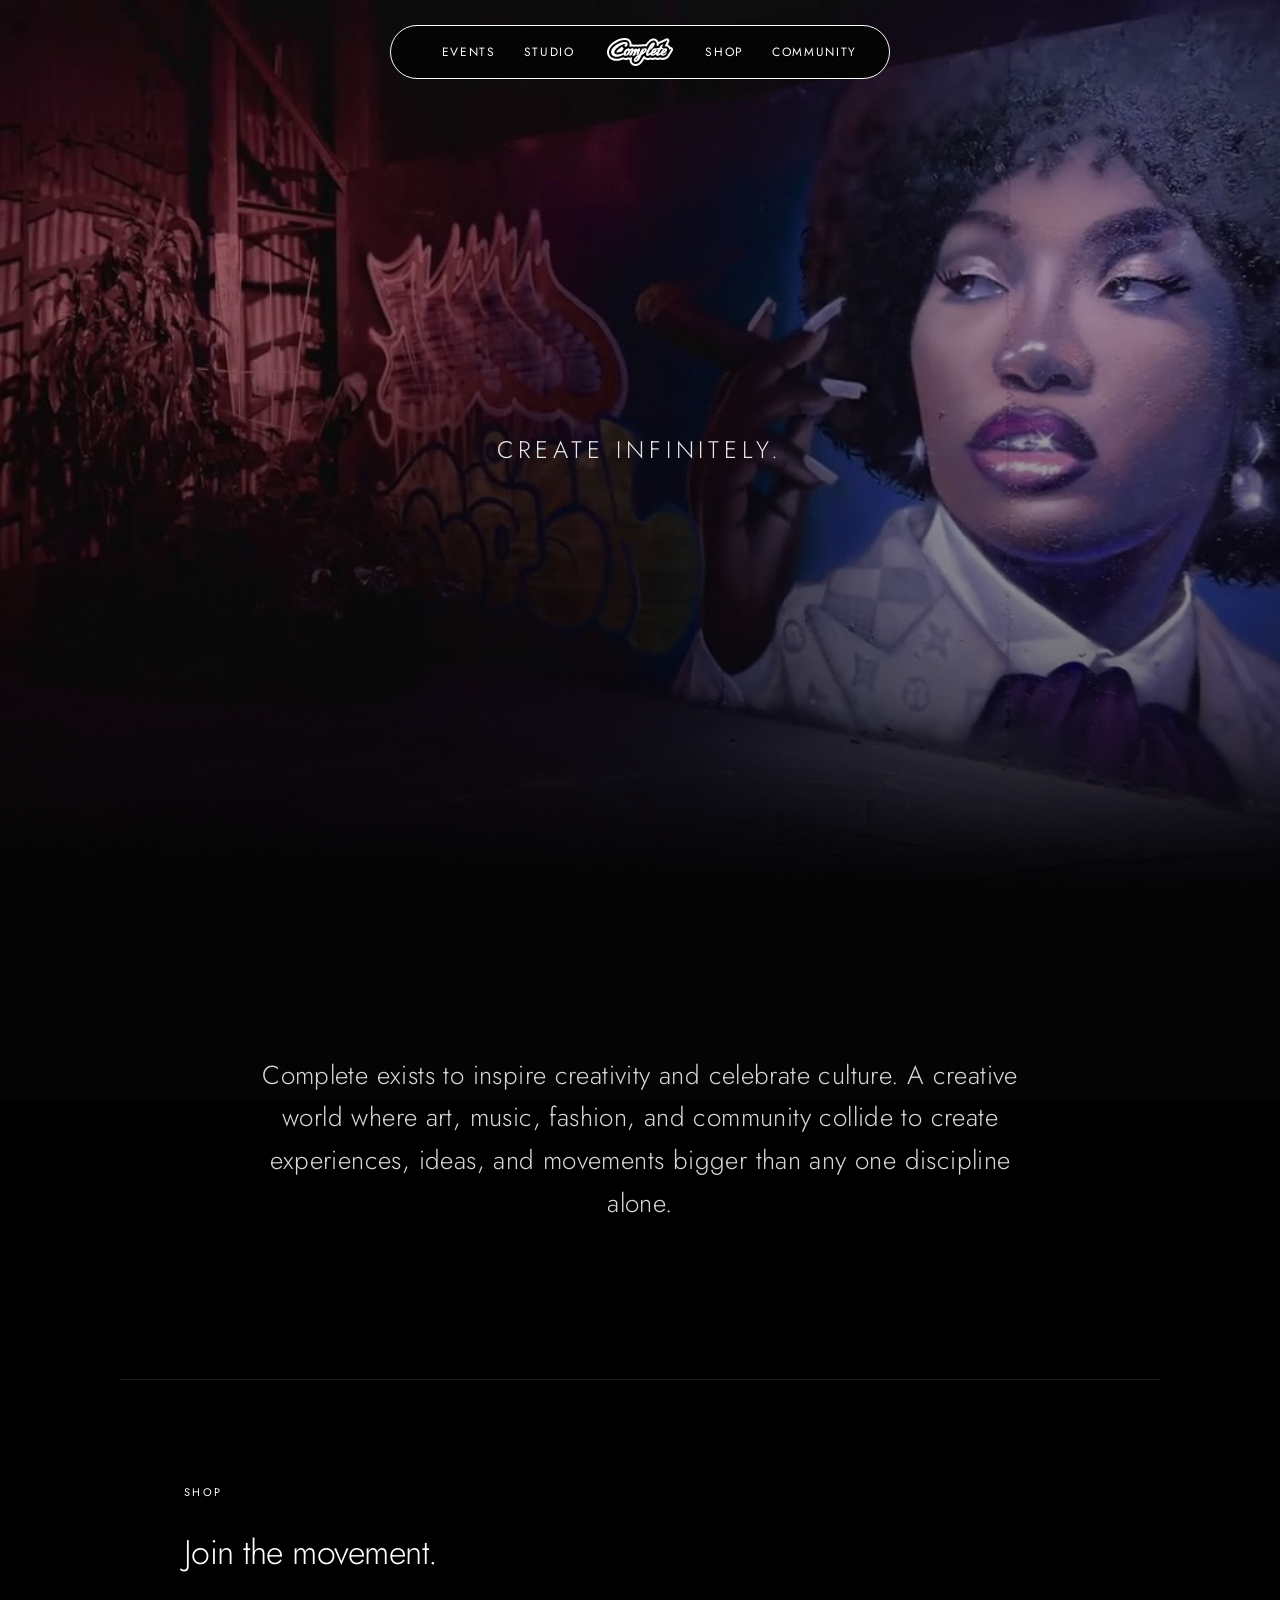
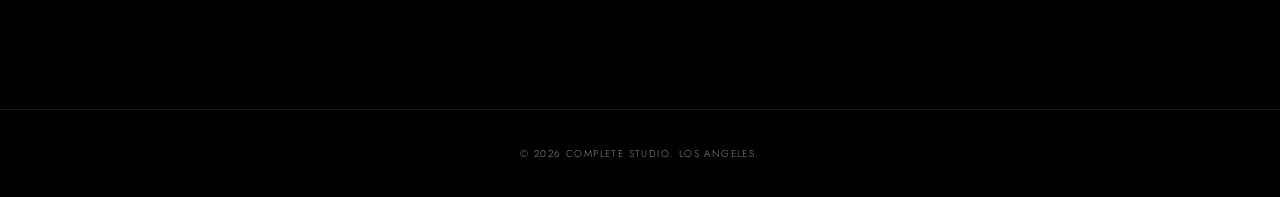
<file: index.html>
<!DOCTYPE html>
<html lang="en">
<head>
  <meta charset="UTF-8" />
  <meta name="viewport" content="width=device-width, initial-scale=1.0" />
  <title>Complete Studio</title>
  <link rel="preconnect" href="https://fonts.googleapis.com" />
  <link rel="preconnect" href="https://fonts.gstatic.com" crossorigin />
  <link href="https://fonts.googleapis.com/css2?family=Jost:wght@300;400;500;600&display=swap" rel="stylesheet" />
  <link rel="stylesheet" href="styles.css?v=direct-nav2" />
  
  <link rel="stylesheet" href="refinements.css?v=undo1" />
</head>
<body>

  <!-- NAV -->
  <nav id="nav-pill" aria-label="Main navigation">
    <div class="nav-links nav-left" id="nav-left">
      <a href="events.html">Events</a>
      <a href="studio.html">Studio</a>
    </div>
    <a href="index.html" class="nav-logo" id="nav-logo">
      <img src="logos/Complete_logo.svg" alt="Complete" />
    </a>
    <div class="nav-links nav-right" id="nav-right">
      <a href="shop.html">Shop</a>
      <a href="community.html">Community</a>
    </div>
  </nav>

  <!-- HERO -->
  <section id="hero">
    <video id="hero-video" muted loop playsinline preload="none" poster="optimized/hero.jpg" aria-hidden="true" tabindex="-1"></video>
    <div class="hero-overlay"></div>
    <div class="hero-content">
      <p>Create infinitely.</p>
    </div>
  </section>

  <!-- ABOUT -->
  <section id="about">
    <div class="section-inner">
      <p class="mission" id="mission-text">Complete exists to inspire creativity and celebrate culture. A creative world where art, music, fashion, and community collide to create experiences, ideas, and movements bigger than any one discipline alone.</p>
    </div>
  </section>

  <!-- SHOP -->
  <section id="shop-home">
    <div class="section-inner">
      <span class="section-label reveal-up">Shop</span>
      <p class="reveal-up shop-tagline">Join the movement.</p>
      <div id='collection-component-1778745821900'></div>
    </div>
  </section>

  <!-- FOOTER -->
  <footer>
    <span>© 2026 Complete Studio. Los Angeles.</span>
  </footer>

  <script type="text/javascript">
  (function () {
    function initShop() {
    var scriptURL = 'https://sdks.shopifycdn.com/buy-button/latest/buy-button-storefront.min.js';
    if (window.ShopifyBuy) {
      if (window.ShopifyBuy.UI) { ShopifyBuyInit(); } else { loadScript(); }
    } else { loadScript(); }
    function loadScript() {
      var script = document.createElement('script');
      script.async = true;
      script.src = scriptURL;
      (document.getElementsByTagName('head')[0] || document.getElementsByTagName('body')[0]).appendChild(script);
      script.onload = ShopifyBuyInit;
    }
    function ShopifyBuyInit() {
      var client = ShopifyBuy.buildClient({
        domain: 'd3h61q-sk.myshopify.com',
        storefrontAccessToken: '262ad1cd88ad529927bb42ee97c0ec39',
      });
      ShopifyBuy.UI.onReady(client).then(function (ui) {
        ui.createComponent('collection', {
          id: '297266249801',
          node: document.getElementById('collection-component-1778745821900'),
          moneyFormat: '%24%7B%7Bamount%7D%7D',
          options: {
            "product": {
              "styles": {
                "product": {
                  "@media (min-width: 601px)": {
                    "max-width": "calc(33.33% - 24px)",
                    "margin-left": "24px",
                    "margin-bottom": "48px",
                    "width": "calc(33.33% - 24px)"
                  },
                  "img": { "height": "calc(100% - 15px)", "position": "absolute", "left": "0", "right": "0", "top": "0", "border-radius": "16px" },
                  "imgWrapper": { "padding-top": "calc(100% + 15px)", "position": "relative", "height": "0", "border-radius": "16px", "overflow": "hidden" }
                },
                "title": { "color": "#ffffff", "font-family": "Jost, sans-serif", "font-weight": "300" },
                "price": { "color": "#ffffff", "font-family": "Jost, sans-serif", "font-weight": "300", "opacity": "0.6" },
                "button": { "color": "#000000", "background-color": "#ffffff", "border-radius": "999px", "font-family": "Jost, sans-serif", "padding-left": "40px", "padding-right": "40px", ":hover": { "color": "#ffffff", "background-color": "#333333" }, ":focus": { "background-color": "#333333" } }
              },
              "text": { "button": "Add to cart" }
            },
            "productSet": { "styles": { "products": { "@media (min-width: 601px)": { "margin-left": "-24px" } } } },
            "modalProduct": {
              "contents": { "img": false, "imgWithCarousel": true, "button": false, "buttonWithQuantity": true },
              "styles": {
                "product": { "@media (min-width: 601px)": { "max-width": "100%", "margin-left": "0px", "margin-bottom": "0px" } },
                "button": { "color": "#000000", "background-color": "#ffffff", "border-radius": "999px", "font-family": "Jost, sans-serif", ":hover": { "color": "#ffffff", "background-color": "#333333" }, ":focus": { "background-color": "#333333" } }
              },
              "text": { "button": "Add to cart" }
            },
            "cart": {
              "styles": { "button": { "color": "#000000", "background-color": "#ffffff", "border-radius": "999px", "font-family": "Jost, sans-serif", ":hover": { "color": "#ffffff", "background-color": "#333333" }, ":focus": { "background-color": "#333333" } } },
              "text": { "total": "Subtotal", "button": "Checkout" }
            },
            "toggle": {
              "styles": {
                "toggle": { "background-color": "#ffffff", ":hover": { "background-color": "#cccccc" }, ":focus": { "background-color": "#cccccc" } },
                "count": { "color": "#000000", ":hover": { "color": "#000000" } },
                "iconPath": { "fill": "#000000" }
              }
            }
          }
        });
      });
    }
    }
    const shop = document.getElementById('shop-home');
    if ('IntersectionObserver' in window) {
      const observer = new IntersectionObserver(entries => {
        if (entries.some(entry => entry.isIntersecting)) { observer.disconnect(); initShop(); }
      }, { rootMargin: '400px' });
      observer.observe(shop);
    } else { initShop(); }
  })();
  </script>
  <script src="script.js?v=undo1"></script>
</body>
</html>
</file>
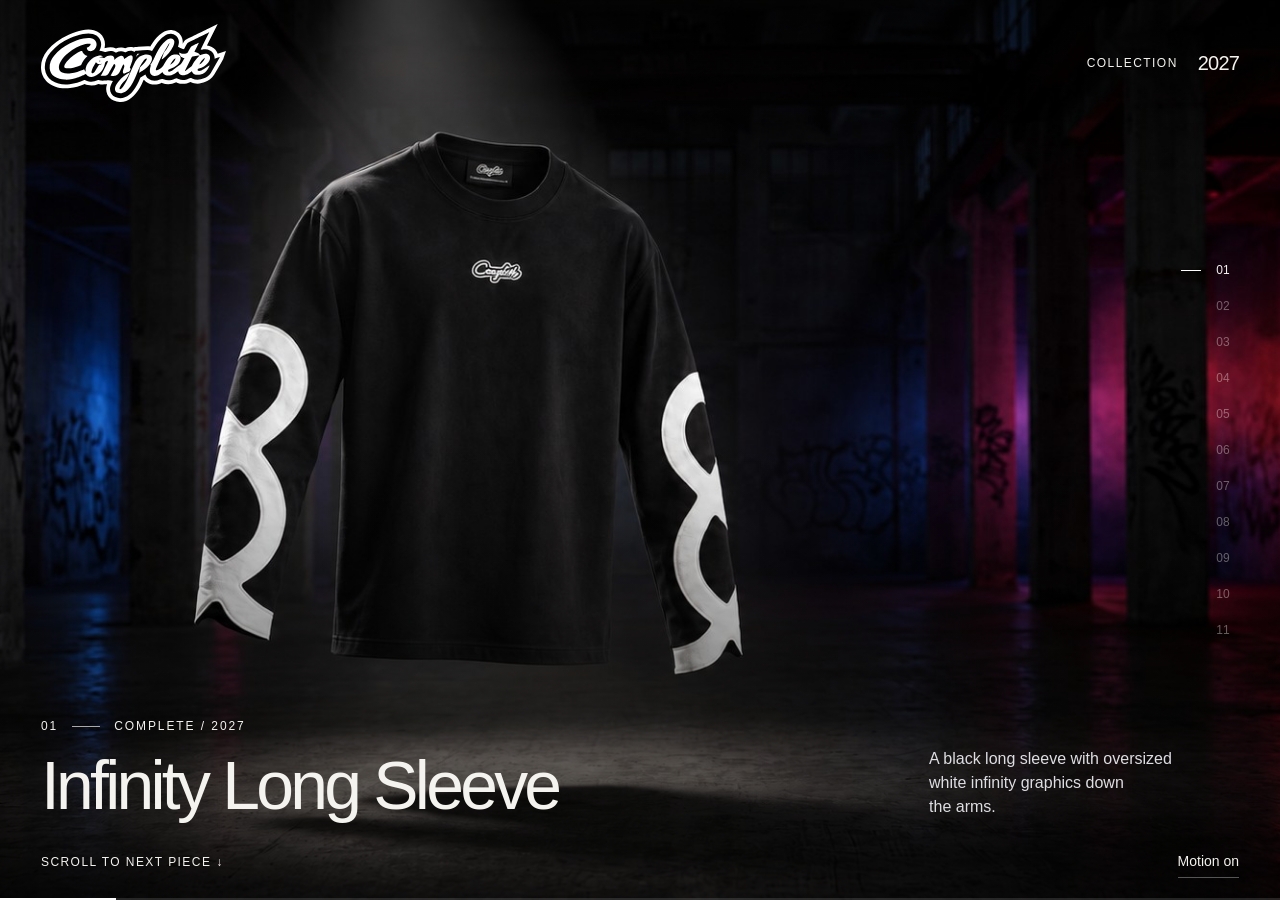
<file: lookbook/index.html>
<!doctype html>
<html lang="en">
<head>
<meta charset="utf-8"><meta name="viewport" content="width=device-width,initial-scale=1">
<meta name="robots" content="noindex, nofollow">
<meta name="theme-color" content="#090a0d">
<title>Complete — 2027 Lookbook</title>
<meta name="description" content="Enter the warehouse. Explore the Complete 2027 collection, one piece at a time.">
<link rel="icon" type="image/svg+xml" href="data:image/svg+xml,%3Csvg xmlns='http://www.w3.org/2000/svg' viewBox='0 0 32 32'%3E%3Crect width='32' height='32' rx='6' fill='%23090a0d'/%3E%3Ctext x='7' y='25' fill='white' font-family='Georgia' font-weight='bold' font-style='italic' font-size='27'%3EC%3C/text%3E%3C/svg%3E">
<link rel="preload" as="image" href="assets/01-approved-opening.jpg">
<link rel="stylesheet" href="style.css?v=logo-1">
</head>
<body>
<a class="skip" href="#collection-notes">Read the collection</a>
<div class="stage" id="stage" aria-hidden="true">
<img id="frame" class="frame" src="assets/01-approved-opening.jpg" alt="" fetchpriority="high">
<img id="next-frame" class="frame next" alt="">
<div id="video-layer"></div><div class="shade"></div>
</div>
<header class="masthead"><a class="wordmark" href="#start" aria-label="Complete, back to start"><img src="assets/complete-logo.svg" alt="Complete" width="208" height="88"></a><div class="edition">COLLECTION <span>2027</span></div></header>
<main id="start">
<div class="scroll-space" id="scroll-space" aria-label="Scroll through the 2027 collection"></div>
<section class="caption" id="caption" aria-label="Current collection piece"><p class="eyebrow"><span id="count">01</span><span class="divider"></span><span>COMPLETE / 2027</span></p><h1 id="product-name">Infinity<br>Long Sleeve</h1><p id="product-description">A black long sleeve with oversized white infinity graphics down the arms.</p></section>
<div class="ending" id="ending"><p>COMPLETE</p><span>2027</span></div>
<nav class="rail" id="rail" aria-label="Jump to a collection piece"></nav>
<footer class="controls"><span class="scroll-hint" id="scroll-hint">SCROLL TO EXPLORE <span aria-hidden="true">↓</span></span><span class="loading" id="loading" role="status"></span><button id="motion-toggle" type="button" aria-pressed="true">Motion on</button></footer>
<div class="progress" aria-hidden="true"><span id="progress"></span></div>
<section id="collection-notes" class="collection-notes"><h2>The collection</h2><div id="text-collection"></div><a href="#start">Return to the warehouse</a></section>
</main>
<noscript><style>.scroll-space{height:100vh}.collection-notes{display:block}</style><p class="noscript">Enable JavaScript for the scroll experience.</p></noscript>
<script src="app.js?v=gesture-1" defer></script>
</body></html>
</file>
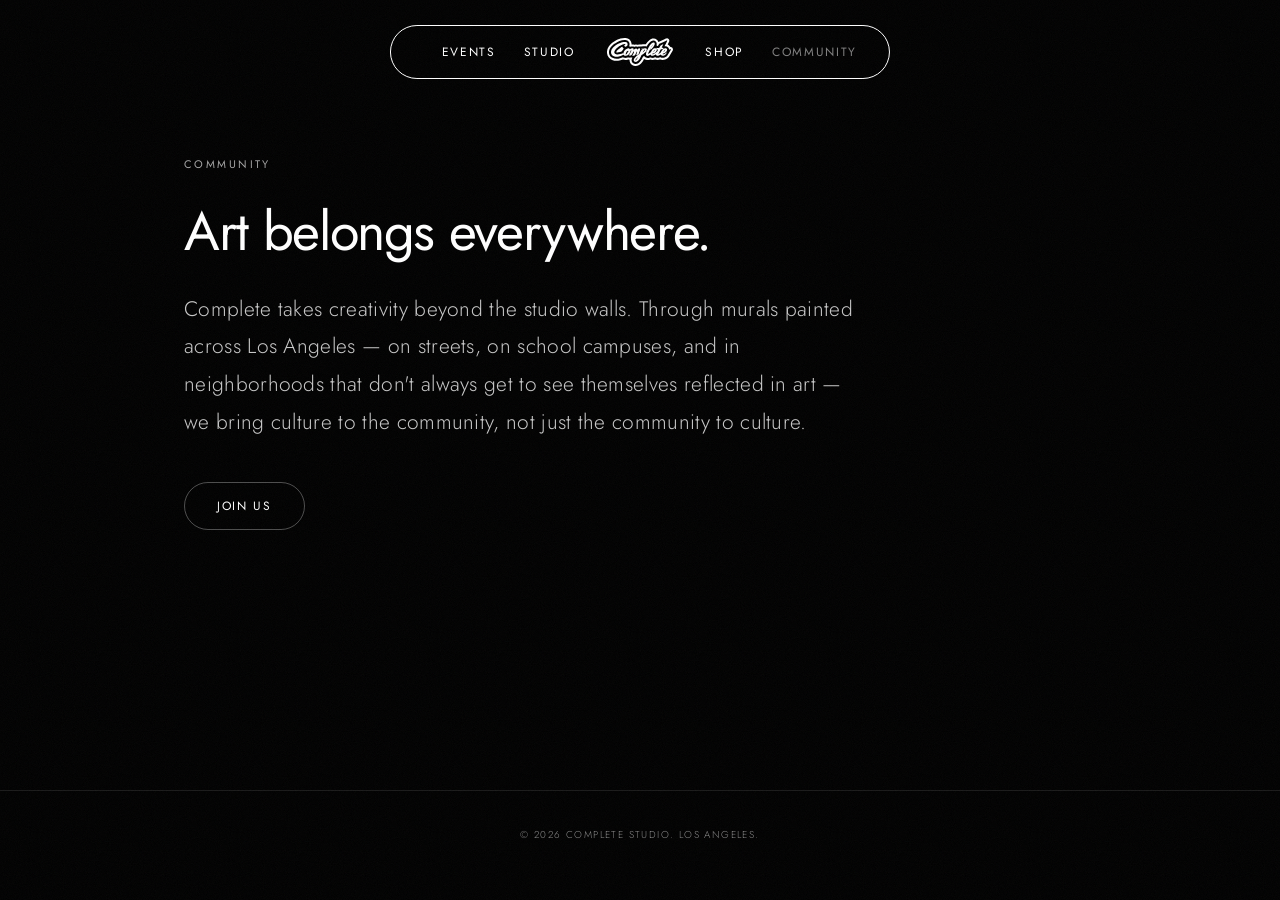
<file: community.html>
<!DOCTYPE html>
<html lang="en">
<head>
  <meta charset="UTF-8" />
  <meta name="viewport" content="width=device-width, initial-scale=1.0" />
  <title>Community — Complete</title>
  <link rel="preconnect" href="https://fonts.googleapis.com" />
  <link rel="preconnect" href="https://fonts.gstatic.com" crossorigin />
  <link href="https://fonts.googleapis.com/css2?family=Jost:wght@300;400;500;600&display=swap" rel="stylesheet" />
  <link rel="stylesheet" href="styles.css?v=direct-nav2" />
  <link rel="stylesheet" href="community.css" />
  
  <link rel="stylesheet" href="refinements.css?v=undo1" />
</head>
<body>

  <!-- NAV -->
  <nav id="nav-pill" aria-label="Main navigation">
    <div class="nav-links nav-left" id="nav-left">
      <a href="events.html">Events</a>
      <a href="studio.html">Studio</a>
    </div>
    <a href="index.html" class="nav-logo" id="nav-logo">
      <img src="logos/Complete_logo.svg" alt="Complete" />
    </a>
    <div class="nav-links nav-right" id="nav-right">
      <a href="shop.html">Shop</a>
      <a href="community.html" class="nav-active" aria-current="page">Community</a>
    </div>
  </nav>

  <!-- HEADER -->
  <section id="community-header">
    <span class="section-label">Community</span>
    <h1>Art belongs everywhere.</h1>
    <p class="mission">Complete takes creativity beyond the studio walls. Through murals painted across Los Angeles — on streets, on school campuses, and in neighborhoods that don't always get to see themselves reflected in art — we bring culture to the community, not just the community to culture.</p>
    <a href="#" class="btn">Join Us</a>
  </section>

  <!-- FOOTER -->
  <footer>
    <span>© 2026 Complete Studio. Los Angeles.</span>
  </footer>
</body>
</html>
</file>
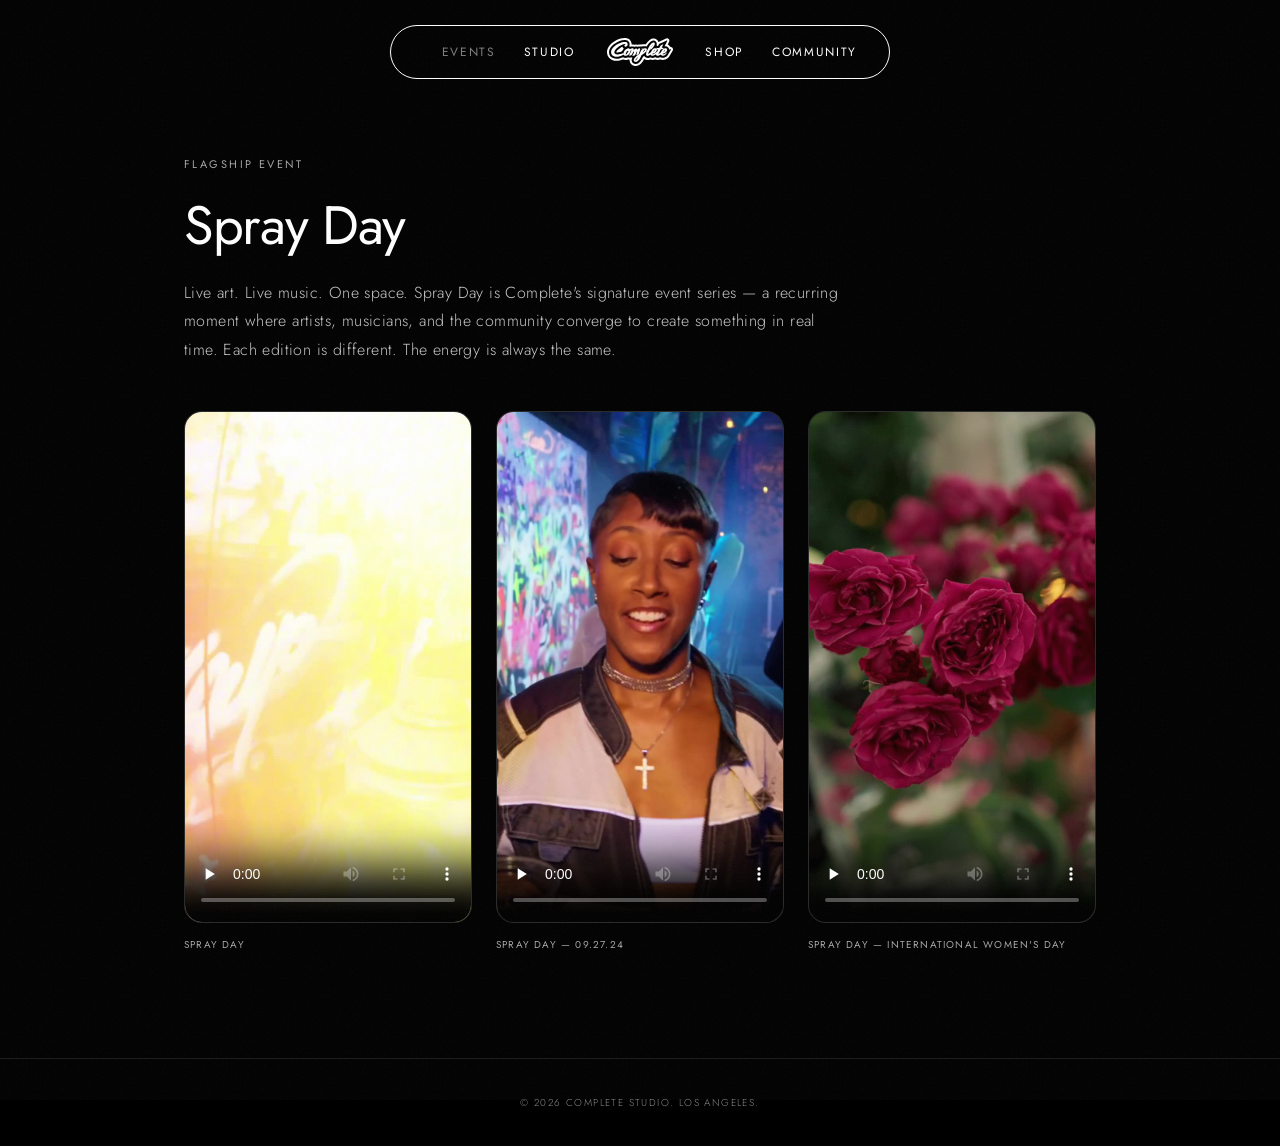
<file: events.html>
<!DOCTYPE html>
<html lang="en">
<head>
  <meta charset="UTF-8" />
  <meta name="viewport" content="width=device-width, initial-scale=1.0" />
  <title>Events — Complete</title>
  <link rel="preconnect" href="https://fonts.googleapis.com" />
  <link rel="preconnect" href="https://fonts.gstatic.com" crossorigin />
  <link href="https://fonts.googleapis.com/css2?family=Jost:wght@300;400;500;600&display=swap" rel="stylesheet" />
  <link rel="stylesheet" href="styles.css?v=direct-nav2" />
  <link rel="stylesheet" href="events.css?v=mobile-tap3" />
  
  <link rel="stylesheet" href="refinements.css?v=undo1" />
</head>
<body>

  <!-- NAV -->
  <nav id="nav-pill" aria-label="Main navigation">
    <div class="nav-links nav-left" id="nav-left">
      <a href="events.html" class="nav-active" aria-current="page">Events</a>
      <a href="studio.html">Studio</a>
    </div>
    <a href="index.html" class="nav-logo" id="nav-logo">
      <img src="logos/Complete_logo.svg" alt="Complete" />
    </a>
    <div class="nav-links nav-right" id="nav-right">
      <a href="shop.html">Shop</a>
      <a href="community.html">Community</a>
    </div>
  </nav>

  <!-- SPRAY DAY -->
  <section id="spray-day">
    <div class="section-inner">
      <span class="section-label">Flagship Event</span>
      <h2>Spray Day</h2>
      <p>Live art. Live music. One space. Spray Day is Complete's signature event series — a recurring moment where artists, musicians, and the community converge to create something in real time. Each edition is different. The energy is always the same.</p>
      <div class="video-grid">
        <div class="video-item">
          <video controls playsinline preload="none" poster="optimized/event-01.jpg?v=2" aria-label="Spray Day film 1"><source src="optimized/event-01.mp4" type="video/mp4" /></video>
          <p class="video-label">Spray Day</p>
        </div>
        <div class="video-item">
          <video controls playsinline preload="none" poster="optimized/event-02.jpg" aria-label="Spray Day film 2"><source src="optimized/event-02.mp4" type="video/mp4" /></video>
          <p class="video-label">Spray Day — 09.27.24</p>
        </div>
        <div class="video-item">
          <video controls playsinline preload="none" poster="optimized/event-03.jpg" aria-label="Spray Day film 3"><source src="optimized/event-03.mp4" type="video/mp4" /></video>
          <p class="video-label">Spray Day — International Women's Day</p>
        </div>
      </div>
    </div>
  </section>

  <!-- FOOTER -->
  <footer>
    <span>© 2026 Complete Studio. Los Angeles.</span>
  </footer>

  <script src="events.js?v=mobile-tap3"></script>
</body>
</html>
</file>
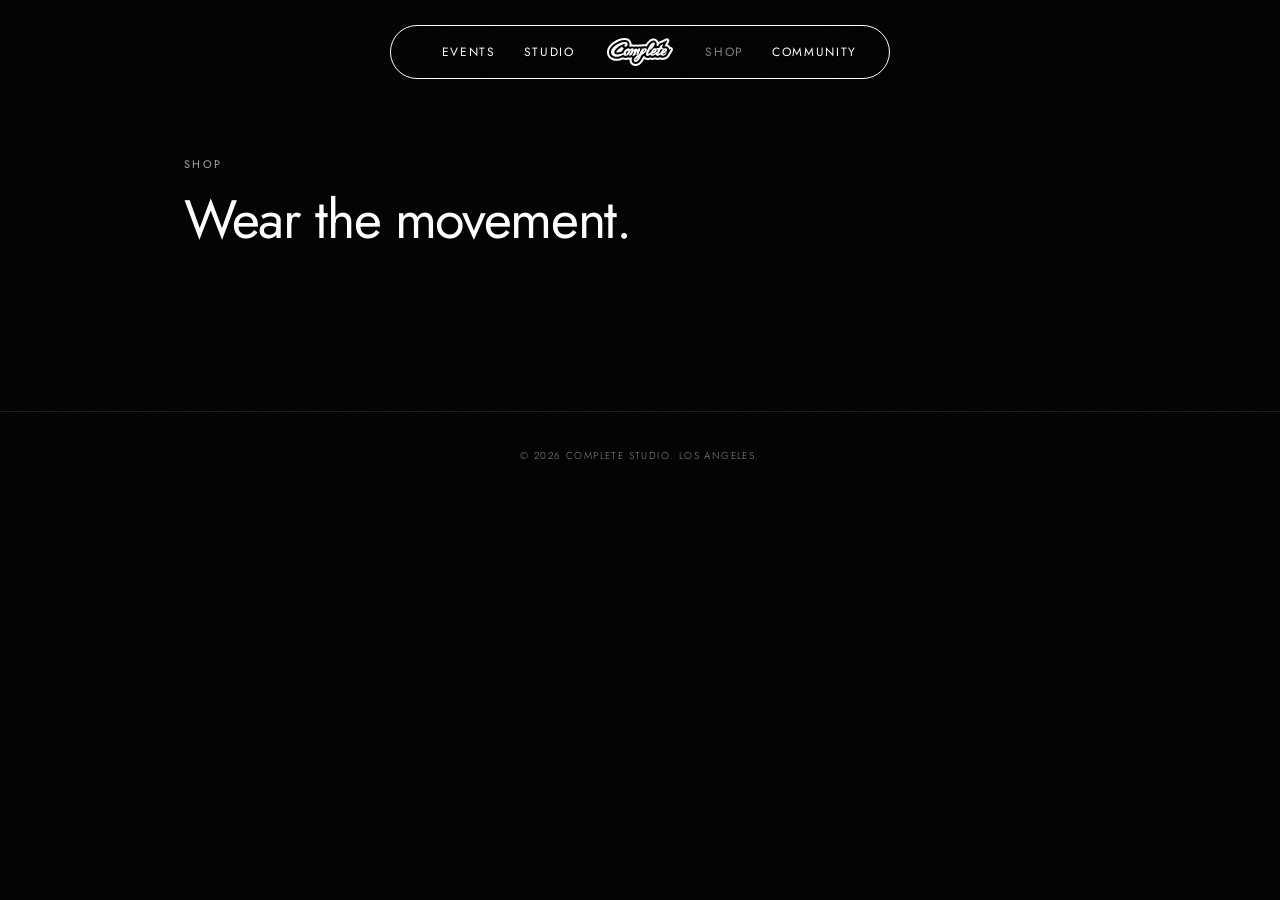
<file: shop.html>
<!DOCTYPE html>
<html lang="en">
<head>
  <meta charset="UTF-8" />
  <meta name="viewport" content="width=device-width, initial-scale=1.0" />
  <title>Shop — Complete</title>
  <link rel="preconnect" href="https://fonts.googleapis.com" />
  <link rel="preconnect" href="https://fonts.gstatic.com" crossorigin />
  <link href="https://fonts.googleapis.com/css2?family=Jost:wght@300;400;500;600&display=swap" rel="stylesheet" />
  <link rel="stylesheet" href="styles.css?v=direct-nav2" />
  <link rel="stylesheet" href="shop.css" />
  
  <link rel="stylesheet" href="refinements.css?v=undo1" />
</head>
<body>

  <!-- NAV -->
  <nav id="nav-pill" aria-label="Main navigation">
    <div class="nav-links nav-left" id="nav-left">
      <a href="events.html">Events</a>
      <a href="studio.html">Studio</a>
    </div>
    <a href="index.html" class="nav-logo" id="nav-logo">
      <img src="logos/Complete_logo.svg" alt="Complete" />
    </a>
    <div class="nav-links nav-right" id="nav-right">
      <a href="shop.html" class="nav-active" aria-current="page">Shop</a>
      <a href="community.html">Community</a>
    </div>
  </nav>

  <!-- SHOP HEADER -->
  <section id="shop-header">
    <span class="section-label">Shop</span>
    <h1>Wear the movement.</h1>
  </section>

  <!-- SHOPIFY COLLECTION -->
  <section id="shop-products">
    <div id='collection-component-1778745821900'></div>
  </section>

  <!-- FOOTER -->
  <footer>
    <span>© 2026 Complete Studio. Los Angeles.</span>
  </footer>

  <script type="text/javascript">
  (function () {
    var scriptURL = 'https://sdks.shopifycdn.com/buy-button/latest/buy-button-storefront.min.js';
    if (window.ShopifyBuy) {
      if (window.ShopifyBuy.UI) {
        ShopifyBuyInit();
      } else {
        loadScript();
      }
    } else {
      loadScript();
    }
    function loadScript() {
      var script = document.createElement('script');
      script.async = true;
      script.src = scriptURL;
      (document.getElementsByTagName('head')[0] || document.getElementsByTagName('body')[0]).appendChild(script);
      script.onload = ShopifyBuyInit;
    }
    function ShopifyBuyInit() {
      var client = ShopifyBuy.buildClient({
        domain: 'd3h61q-sk.myshopify.com',
        storefrontAccessToken: '262ad1cd88ad529927bb42ee97c0ec39',
      });
      ShopifyBuy.UI.onReady(client).then(function (ui) {
        ui.createComponent('collection', {
          id: '297266249801',
          node: document.getElementById('collection-component-1778745821900'),
          moneyFormat: '%24%7B%7Bamount%7D%7D',
          options: {
            "product": {
              "styles": {
                "product": {
                  "@media (min-width: 601px)": {
                    "max-width": "calc(33.33% - 24px)",
                    "margin-left": "24px",
                    "margin-bottom": "48px",
                    "width": "calc(33.33% - 24px)"
                  },
                  "img": {
                    "height": "calc(100% - 15px)",
                    "position": "absolute",
                    "left": "0",
                    "right": "0",
                    "top": "0",
                    "border-radius": "16px"
                  },
                  "imgWrapper": {
                    "padding-top": "calc(100% + 15px)",
                    "position": "relative",
                    "height": "0",
                    "border-radius": "16px",
                    "overflow": "hidden"
                  }
                },
                "title": {
                  "color": "#ffffff",
                  "font-family": "Jost, sans-serif",
                  "font-weight": "300",
                  "letter-spacing": "0.05em"
                },
                "price": {
                  "color": "#ffffff",
                  "font-family": "Jost, sans-serif",
                  "font-weight": "300",
                  "opacity": "0.6"
                },
                "button": {
                  "color": "#000000",
                  "background-color": "#ffffff",
                  "border-radius": "999px",
                  "font-family": "Jost, sans-serif",
                  "font-weight": "400",
                  "letter-spacing": "0.15em",
                  "padding-left": "40px",
                  "padding-right": "40px",
                  ":hover": {
                    "color": "#ffffff",
                    "background-color": "#333333"
                  },
                  ":focus": {
                    "background-color": "#333333"
                  }
                }
              },
              "text": {
                "button": "Add to cart"
              }
            },
            "productSet": {
              "styles": {
                "products": {
                  "@media (min-width: 601px)": {
                    "margin-left": "-24px"
                  }
                }
              }
            },
            "modalProduct": {
              "contents": {
                "img": false,
                "imgWithCarousel": true,
                "button": false,
                "buttonWithQuantity": true
              },
              "styles": {
                "product": {
                  "@media (min-width: 601px)": {
                    "max-width": "100%",
                    "margin-left": "0px",
                    "margin-bottom": "0px"
                  }
                },
                "button": {
                  "color": "#000000",
                  "background-color": "#ffffff",
                  "border-radius": "999px",
                  "font-family": "Jost, sans-serif",
                  ":hover": {
                    "color": "#ffffff",
                    "background-color": "#333333"
                  },
                  ":focus": {
                    "background-color": "#333333"
                  }
                }
              },
              "text": {
                "button": "Add to cart"
              }
            },
            "option": {},
            "cart": {
              "styles": {
                "button": {
                  "color": "#000000",
                  "background-color": "#ffffff",
                  "border-radius": "999px",
                  "font-family": "Jost, sans-serif",
                  ":hover": {
                    "color": "#ffffff",
                    "background-color": "#333333"
                  },
                  ":focus": {
                    "background-color": "#333333"
                  }
                }
              },
              "text": {
                "total": "Subtotal",
                "button": "Checkout"
              }
            },
            "toggle": {
              "styles": {
                "toggle": {
                  "background-color": "#ffffff",
                  ":hover": {
                    "background-color": "#cccccc"
                  },
                  ":focus": {
                    "background-color": "#cccccc"
                  }
                },
                "count": {
                  "color": "#000000",
                  ":hover": {
                    "color": "#000000"
                  }
                },
                "iconPath": {
                  "fill": "#000000"
                }
              }
            }
          }
        });
      });
    }
  })();
  </script>
</body>
</html>
</file>
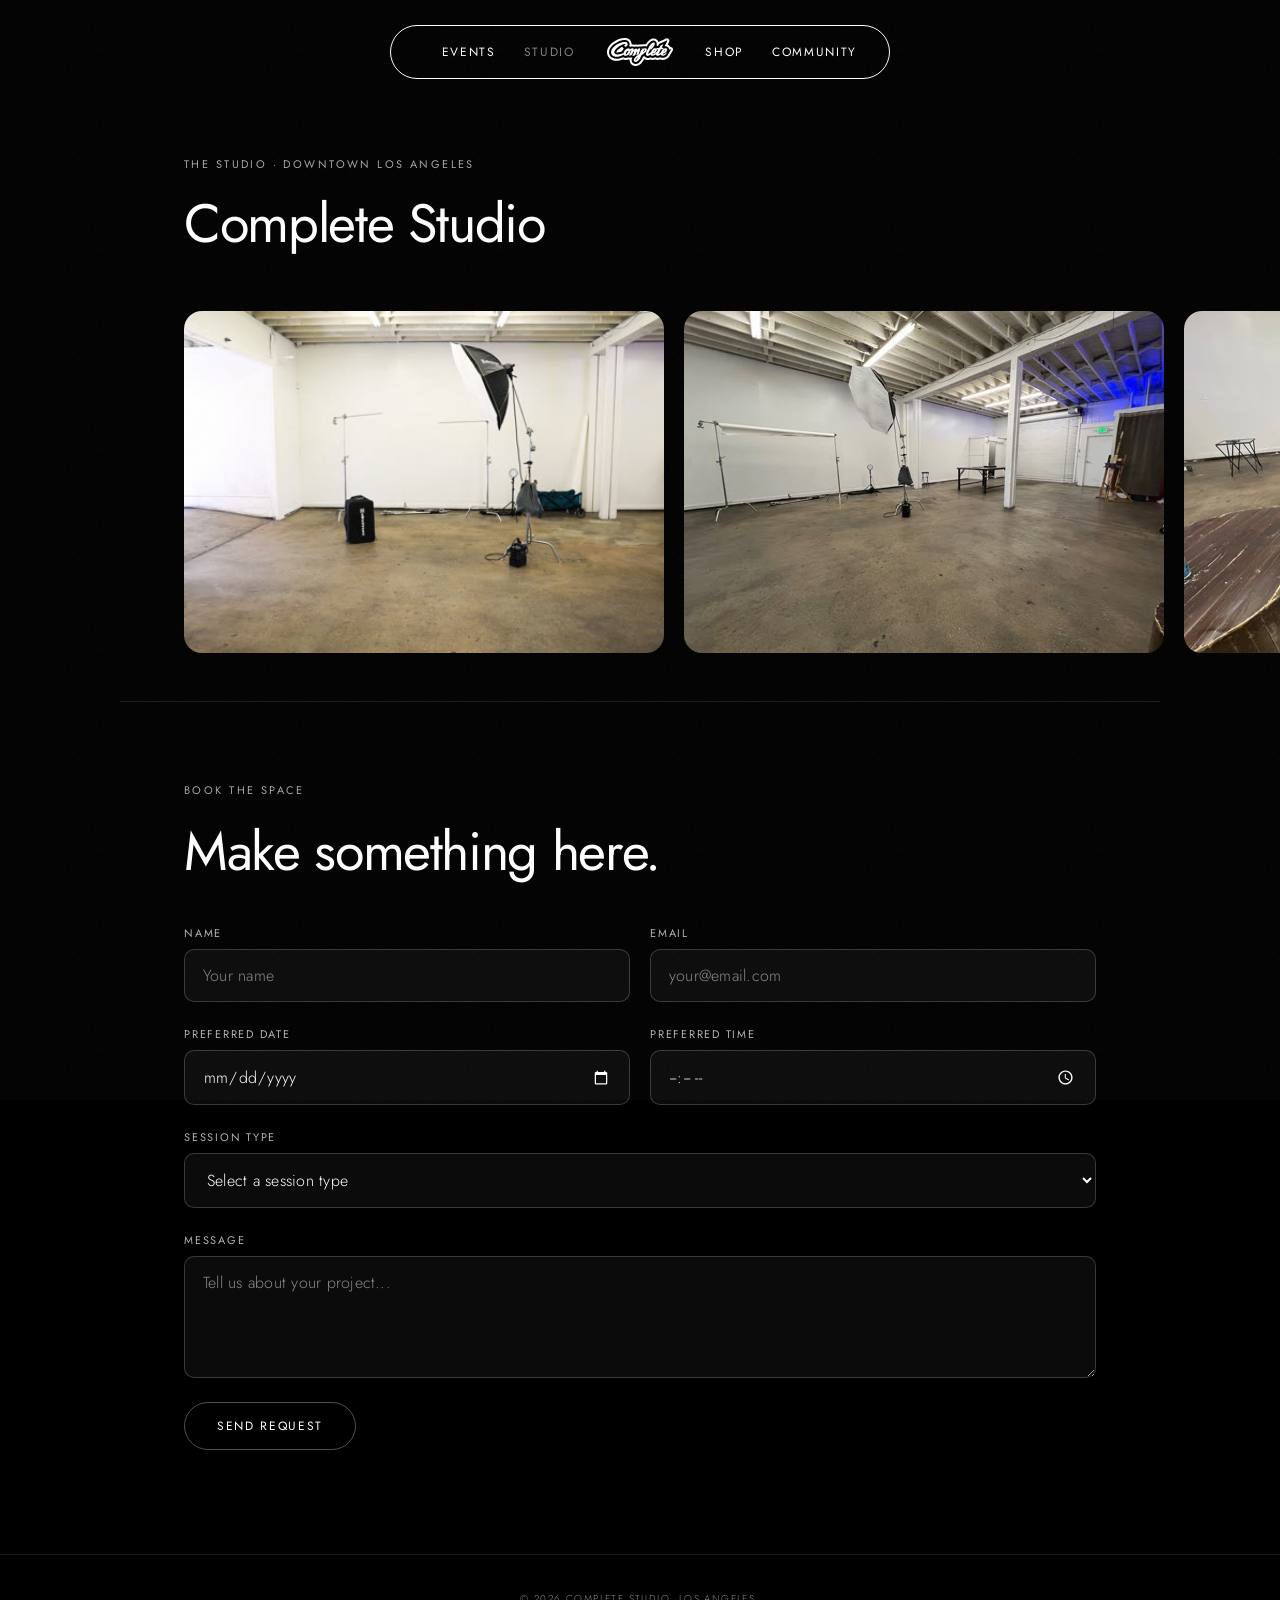
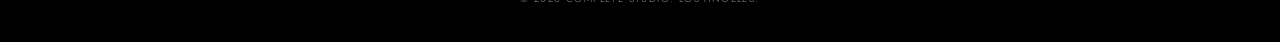
<file: studio.html>
<!DOCTYPE html>
<html lang="en">
<head>
  <meta charset="UTF-8" />
  <meta name="viewport" content="width=device-width, initial-scale=1.0" />
  <title>Studio — Complete</title>
  <link rel="preconnect" href="https://fonts.googleapis.com" />
  <link rel="preconnect" href="https://fonts.gstatic.com" crossorigin />
  <link href="https://fonts.googleapis.com/css2?family=Jost:wght@300;400;500;600&display=swap" rel="stylesheet" />
  <link rel="stylesheet" href="styles.css?v=direct-nav2" />
  <link rel="stylesheet" href="studio.css" />
  
  <link rel="stylesheet" href="refinements.css?v=undo1" />
</head>
<body>

  <!-- NAV -->
  <nav id="nav-pill" aria-label="Main navigation">
    <div class="nav-links nav-left" id="nav-left">
      <a href="events.html">Events</a>
      <a href="studio.html" class="nav-active" aria-current="page">Studio</a>
    </div>
    <a href="index.html" class="nav-logo" id="nav-logo">
      <img src="logos/Complete_logo.svg" alt="Complete" />
    </a>
    <div class="nav-links nav-right" id="nav-right">
      <a href="shop.html">Shop</a>
      <a href="community.html">Community</a>
    </div>
  </nav>

  <!-- STUDIO HEADER -->
  <section id="studio-header">
    <span class="section-label">The Studio · Downtown Los Angeles</span>
    <h1 class="studio-title">Complete Studio</h1>
  </section>

  <!-- PHOTO STRIP -->
  <div id="studio-strip">
    <div class="strip-item"><img src="optimized/012A1100-960.jpg" srcset="optimized/012A1100-480.jpg 480w, optimized/012A1100-960.jpg 960w" sizes="(max-width: 600px) 80vw, 480px" alt="Complete Studio" loading="lazy" decoding="async" width="960" height="640" /></div>
    <div class="strip-item"><img src="optimized/IMG_6816-960.jpg" srcset="optimized/IMG_6816-480.jpg 480w, optimized/IMG_6816-960.jpg 960w" sizes="(max-width: 600px) 80vw, 480px" alt="Complete Studio" loading="lazy" decoding="async" width="960" height="640" /></div>
    <div class="strip-item"><img src="optimized/IMG_6822-960.jpg" srcset="optimized/IMG_6822-480.jpg 480w, optimized/IMG_6822-960.jpg 960w" sizes="(max-width: 600px) 80vw, 480px" alt="Complete Studio" loading="lazy" decoding="async" width="960" height="640" /></div>
    <div class="strip-item"><img src="optimized/IMG_6828-960.jpg" srcset="optimized/IMG_6828-480.jpg 480w, optimized/IMG_6828-960.jpg 960w" sizes="(max-width: 600px) 80vw, 480px" alt="Complete Studio" loading="lazy" decoding="async" width="960" height="640" /></div>
    <div class="strip-item"><img src="optimized/IMG_8448-960.jpg" srcset="optimized/IMG_8448-480.jpg 480w, optimized/IMG_8448-960.jpg 960w" sizes="(max-width: 600px) 80vw, 480px" alt="Complete Studio" loading="lazy" decoding="async" width="960" height="640" /></div>
    <div class="strip-item"><img src="optimized/IMG_8781-960.jpg" srcset="optimized/IMG_8781-480.jpg 480w, optimized/IMG_8781-960.jpg 960w" sizes="(max-width: 600px) 80vw, 480px" alt="Complete Studio" loading="lazy" decoding="async" width="960" height="640" /></div>
    <div class="strip-item"><img src="optimized/IMG_8783-960.jpg" srcset="optimized/IMG_8783-480.jpg 480w, optimized/IMG_8783-960.jpg 960w" sizes="(max-width: 600px) 80vw, 480px" alt="Complete Studio" loading="lazy" decoding="async" width="960" height="640" /></div>
    <div class="strip-item"><img src="optimized/IMG_9101-960.jpg" srcset="optimized/IMG_9101-480.jpg 480w, optimized/IMG_9101-960.jpg 960w" sizes="(max-width: 600px) 80vw, 480px" alt="Complete Studio" loading="lazy" decoding="async" width="960" height="640" /></div>
  </div>

  <!-- BOOKING FORM -->
  <section id="booking">
    <div class="section-inner">
      <span class="section-label">Book the Space</span>
      <h2>Make something here.</h2>
      <form class="booking-form" action="https://formspree.io/f/YOUR_FORM_ID" method="POST">
        <div class="form-row">
          <div class="form-group">
            <label for="name">Name</label>
            <input type="text" id="name" name="name" placeholder="Your name" required />
          </div>
          <div class="form-group">
            <label for="email">Email</label>
            <input type="email" id="email" name="email" placeholder="your@email.com" required />
          </div>
        </div>
        <div class="form-row">
          <div class="form-group">
            <label for="date">Preferred Date</label>
            <input type="date" id="date" name="date" required />
          </div>
          <div class="form-group">
            <label for="time">Preferred Time</label>
            <input type="time" id="time" name="time" required />
          </div>
        </div>
        <div class="form-group">
          <label for="session">Session Type</label>
          <select id="session" name="session" required>
            <option value="" disabled selected>Select a session type</option>
            <option value="photo-shoot">Photo Shoot</option>
            <option value="video-shoot">Video Shoot</option>
            <option value="recording">Recording Session</option>
            <option value="event">Private Event</option>
            <option value="other">Other</option>
          </select>
        </div>
        <div class="form-group">
          <label for="message">Message</label>
          <textarea id="message" name="message" rows="4" placeholder="Tell us about your project..."></textarea>
        </div>
        <button type="submit" class="btn">Send Request</button>
      </form>
    </div>
  </section>

  <!-- FOOTER -->
  <footer>
    <span>© 2026 Complete Studio. Los Angeles.</span>
  </footer>

  <script src="studio.js?v=nav2"></script>
</body>
</html>
</file>
<file: styles.css>
*, *::before, *::after {
  box-sizing: border-box;
  margin: 0;
  padding: 0;
}

:root {
  --black: #000000;
  --white: #ffffff;
  --radius: 999px;
  --radius-card: 24px;
  --font: 'Jost', sans-serif;
  --nav-height: 56px;
}

html {
  scroll-behavior: smooth;
}

body {
  font-family: var(--font);
  background-color: var(--black);
  color: var(--white);
  font-weight: 300;
  letter-spacing: 0.05em;
  overflow-x: hidden;
}

/* ── GRAIN OVERLAY ── */
body::after {
  content: '';
  position: fixed;
  inset: -200px;
  width: calc(100% + 400px);
  height: calc(100% + 400px);
  pointer-events: none;
  z-index: 9999;
  background-image: url("data:image/svg+xml,%3Csvg viewBox='0 0 256 256' xmlns='http://www.w3.org/2000/svg'%3E%3Cfilter id='noise'%3E%3CfeTurbulence type='fractalNoise' baseFrequency='0.85' numOctaves='4' stitchTiles='stitch'/%3E%3C/filter%3E%3Crect width='100%25' height='100%25' filter='url(%23noise)'/%3E%3C/svg%3E");
  background-size: 200px 200px;
  opacity: 0.045;
  animation: grain 7s steps(12) infinite;
}

@keyframes grain {
  0%   { transform: translate(0, 0); }
  10%  { transform: translate(-2%, -3%); }
  20%  { transform: translate(3%, 1%); }
  30%  { transform: translate(-1%, 4%); }
  40%  { transform: translate(4%, -1%); }
  50%  { transform: translate(-3%, 2%); }
  60%  { transform: translate(1%, -3%); }
  70%  { transform: translate(-4%, 2%); }
  80%  { transform: translate(3%, -2%); }
  90%  { transform: translate(-1%, 3%); }
  100% { transform: translate(0, 0); }
}

/* ── NAV ── */
#nav-pill {
  position: fixed; top: 24px; left: 50%; transform: translateX(-50%);
  z-index: 100; background: transparent; color: var(--white); isolation: isolate;
  border: 1px solid transparent; border-radius: var(--radius);
  min-height: var(--nav-height); width: max-content; max-width: calc(100% - 32px);
  padding: 0 32px; display: grid; grid-template-columns: 1fr auto 1fr;
  align-items: center; column-gap: 32px;
}
.nav-logo { grid-column: 2; grid-row: 1; display: flex; align-items: center; justify-content: center; min-height: 54px; }
.nav-logo img { height: 28px; width: auto; display: block; }
.nav-links { display: flex; align-items: center; gap: 28px; white-space: nowrap; }
.nav-left { grid-column: 1; grid-row: 1; justify-content: flex-end; }
.nav-right { grid-column: 3; grid-row: 1; justify-content: flex-start; }
#nav-pill .nav-links a, .nav-toggle {
  font-family: var(--font); font-size: 12px; font-weight: 400; letter-spacing: .14em;
  color: var(--white); text-decoration: none; text-transform: uppercase;
  display: inline-flex; align-items: center; justify-content: center; min-height: 44px;
}
#nav-pill .nav-links a:hover { opacity: .65; }
#nav-pill .nav-links a[aria-current="page"] { color: #808080; opacity: 1; text-decoration: none; }
#nav-pill a:focus-visible, .nav-toggle:focus-visible { outline: 2px solid white; outline-offset: 3px; border-radius: 4px; }
.nav-toggle { background: transparent; border: 0; cursor: pointer; padding: 0 4px; }
.nav-toggle[hidden] { display: none; }
/* Animate the shell independently so the logo and text never stretch. */
#nav-pill::before {
  content: ""; position: absolute; inset: -1px; z-index: -1;
  background: var(--black); border: 1px solid var(--white);
  border-radius: inherit; pointer-events: none;
}
@media (prefers-reduced-motion: no-preference) {
  #nav-pill::before { animation: nav-expand .7s cubic-bezier(.77, 0, .18, 1) .25s both; }
  #nav-pill .nav-links, #nav-pill .nav-toggle {
    animation: nav-reveal .35s ease .7s both;
  }
  #nav-pill:focus-within::before, #nav-pill:focus-within .nav-links,
  #nav-pill:focus-within .nav-toggle { animation: none; }
  @keyframes nav-expand {
    from { left: calc(50% - 82px); right: calc(50% - 82px); }
    to { left: -1px; right: -1px; }
  }
  @keyframes nav-reveal { from { opacity: 0; } to { opacity: 1; } }
}

/* ── HERO ── */
#hero {
  position: relative;
  height: 100vh;
  width: 100%;
  max-width: 100%;
  padding: 0;
  margin: 0;
  display: flex;
  align-items: center;
  justify-content: center;
  text-align: center;
  overflow: hidden;
  background: var(--black);
}

#hero-video {
  position: absolute;
  inset: 0;
  width: 100%;
  height: 100%;
  object-fit: cover;
  opacity: 1;
  transition: opacity 0.1s linear;
}

.hero-overlay {
  position: absolute;
  inset: 0;
  background: linear-gradient(to bottom, rgba(0,0,0,0.2) 0%, rgba(0,0,0,0.6) 100%);
  pointer-events: none;
}

.hero-content {
  position: relative;
  z-index: 2;
}

.hero-content p {
  font-size: clamp(16px, 3vw, 24px);
  font-weight: 300;
  letter-spacing: 0.25em;
  text-transform: uppercase;
  color: var(--white);
  opacity: 0.9;
}

/* ── ABOUT ── */
#about {
  text-align: center;
  display: flex;
  justify-content: center;
}

/* ── SECTIONS ── */
section {
  padding: 120px 24px;
  max-width: 900px;
  margin: 0 auto;
}


.section-inner {
  display: flex;
  flex-direction: column;
  gap: 24px;
}

.section-label {
  font-size: 11px;
  font-weight: 400;
  letter-spacing: 0.3em;
  text-transform: uppercase;
  opacity: 0.4;
}

h2 {
  font-size: clamp(28px, 5vw, 52px);
  font-weight: 500;
  letter-spacing: 0.06em;
  line-height: 1.15;
}

p {
  font-size: 16px;
  font-weight: 300;
  letter-spacing: 0.06em;
  line-height: 1.8;
  opacity: 0.7;
  max-width: 560px;
}

p.mission {
  font-size: clamp(18px, 2.5vw, 26px);
  font-weight: 300;
  letter-spacing: 0.04em;
  line-height: 1.7;
  opacity: 0;
  max-width: 780px;
  text-align: center;
  margin: 0 auto;
  transition: none;
}

/* ── SCROLL REVEAL ── */
.reveal {
  opacity: 0;
  transform: translateY(32px);
  transition: opacity 0.8s cubic-bezier(0.16, 1, 0.3, 1),
              transform 0.8s cubic-bezier(0.16, 1, 0.3, 1);
}

.reveal.visible {
  opacity: 0.85;
  transform: translateY(0);
}

.reveal-up {
  opacity: 0;
  transform: translateY(24px);
  transition: opacity 0.7s cubic-bezier(0.16, 1, 0.3, 1),
              transform 0.7s cubic-bezier(0.16, 1, 0.3, 1);
}

.reveal-up.visible {
  opacity: 1;
  transform: translateY(0);
}

.shop-tagline {
  font-size: 16px;
  font-weight: 300;
  letter-spacing: 0.06em;
  opacity: 0.7;
  max-width: 560px;
}

/* ── BUTTON ── */
.btn {
  display: inline-block;
  padding: 14px 32px;
  border-radius: var(--radius);
  border: 1px solid rgba(255, 255, 255, 0.3);
  color: var(--white);
  font-family: var(--font);
  font-size: 12px;
  font-weight: 400;
  letter-spacing: 0.2em;
  text-transform: uppercase;
  text-decoration: none;
  align-self: flex-start;
  transition: background 0.25s ease, color 0.25s ease, border-color 0.25s ease,
              transform 0.3s cubic-bezier(0.16, 1, 0.3, 1);
}

.btn:hover {
  background: var(--white);
  color: var(--black);
  border-color: var(--white);
  transform: scale(1.04);
}

/* ── MOBILE GLOBAL ── */
@media (max-width: 600px) {
  section {
    padding: 72px 20px;
  }

  h2 {
    font-size: clamp(22px, 7vw, 32px);
  }

  p {
    font-size: 15px;
    line-height: 1.75;
  }

  .btn {
    padding: 12px 28px;
    font-size: 11px;
  }

  footer {
    padding: 36px 20px;
    font-size: 10px;
  }
}

/* Keep the desktop navigation visible on small screens. */
@media (max-width: 760px) {
  #nav-pill { top: 16px; width: calc(100% - 20px); max-width: 540px; padding: 0 10px; column-gap: 10px; border-radius: 28px; grid-template-columns: auto auto auto; }
  .nav-links { gap: clamp(8px, 2.5vw, 20px); }
  #nav-pill .nav-links a { font-size: 12px; letter-spacing: .015em; }
  .nav-logo img { height: 23px; }
}
@media (max-width: 360px) {
  #nav-pill { padding-inline: 7px; column-gap: 7px; }
  .nav-links { gap: 7px; }
  .nav-logo img { height: 18px; }
}

/* ── FOOTER ── */
footer {
  padding: 48px 24px;
  text-align: center;
  border-top: 1px solid rgba(255, 255, 255, 0.1);
  font-size: 11px;
  letter-spacing: 0.2em;
  text-transform: uppercase;
  opacity: 0.3;
}

/* Let the homepage film dissolve into the black section below. */
#hero-video {
  -webkit-mask-image: linear-gradient(to bottom, #000 0%, #000 68%, rgba(0,0,0,.92) 77%, rgba(0,0,0,.48) 90%, transparent 100%);
  mask-image: linear-gradient(to bottom, #000 0%, #000 68%, rgba(0,0,0,.92) 77%, rgba(0,0,0,.48) 90%, transparent 100%);
}
</file>
<file: refinements.css>
/* Shared visual rhythm across the five pages. */
:root { --content-width: 1040px; --page-gutter: clamp(24px, 5vw, 64px); }
body { -webkit-font-smoothing: antialiased; }
section { max-width: var(--content-width); padding: 104px var(--page-gutter); }
.section-inner { gap: 22px; }
.section-label { opacity: .65; font-size: 11px; letter-spacing: .22em; }
p { letter-spacing: .025em; line-height: 1.8; opacity: .78; }
h2, #shop-header h1, #community-header h1, .studio-title {
  font-size: clamp(32px, 4.5vw, 54px); font-weight: 400;
  letter-spacing: -.025em; line-height: 1.16; text-wrap: balance;
}
#studio-header, #shop-header, #community-header {
  max-width: var(--content-width); padding: 156px var(--page-gutter) 56px;
}
#studio-header { display: flex; flex-direction: column; gap: 20px; }
.studio-title { opacity: 1; max-width: 700px; }
#hero { min-height: 560px; height: 100svh; }
.hero-content { padding-inline: 24px; }
.hero-content p { letter-spacing: .2em; text-wrap: balance; }
#about { padding-block: clamp(88px, 12vw, 156px); }
#about .mission { letter-spacing: .015em; line-height: 1.65; }
#shop-home { border-top: 1px solid #ffffff1a; }
.shop-tagline { font-size: clamp(23px, 3vw, 34px); letter-spacing: -.015em; opacity: .9; }
#shop-products { max-width: var(--content-width); padding: 0 var(--page-gutter) 104px; }
#spray-day { padding-top: 156px; }
#spray-day .section-inner > p { max-width: 660px; }
.video-grid { gap: 24px; margin-top: 24px; }
.video-item { gap: 14px; min-width: 0; }
.video-item video { border-radius: 18px; border: 1px solid #ffffff1a; }
.video-label { opacity: .65; font-size: 10px; letter-spacing: .12em; line-height: 1.65; }
#studio-strip { padding-left: max(var(--page-gutter), calc((100vw - 1040px) / 2 + var(--page-gutter))); gap: 20px; }
.strip-item { width: clamp(280px, 38vw, 480px); height: auto; aspect-ratio: 7 / 5; border-radius: 18px; }
#booking { max-width: var(--content-width); padding: 80px var(--page-gutter) 104px; }
.booking-form { gap: 24px; margin-top: 20px; }
.form-group label { opacity: .7; letter-spacing: .16em; }
.form-group input, .form-group select, .form-group textarea {
  background: #0b0b0b; border-color: #ffffff30; border-radius: 10px;
  min-height: 50px; font-size: 16px; letter-spacing: .015em;
}
.form-group input:focus, .form-group select:focus, .form-group textarea:focus { border-color: #fff; }
.form-group select { appearance: auto; -webkit-appearance: auto; }
.btn { background: transparent; cursor: pointer; min-height: 48px; letter-spacing: .14em; }
.btn:focus-visible { outline: 2px solid #fff; outline-offset: 5px; }
#community-header { min-height: calc(100svh - 110px); padding-bottom: 104px; gap: 28px; }
#community-header .mission { opacity: .78; text-align: left; margin: 0; font-size: clamp(17px, 2vw, 21px); max-width: 680px; letter-spacing: .015em; line-height: 1.8; }
#community-header .btn { margin-top: 12px; }
footer { opacity: 1; color: #888; padding: 36px 24px; letter-spacing: .14em; font-size: 10px; }
@media (max-width: 600px) {
  section { padding-block: 72px; }
  #studio-header, #shop-header, #community-header { padding-top: 120px; padding-bottom: 40px; }
  #spray-day { padding-top: 120px; }
  #hero { min-height: 460px; }
  #booking { padding-block: 64px 80px; }
  .video-grid { gap: 36px; margin-top: 16px; }
  .strip-item { width: 80vw; }
  #community-header { padding-bottom: 72px; }
  #shop-products { padding-bottom: 80px; }
}
@media (prefers-reduced-motion: reduce) {
  html { scroll-behavior: auto; }
  body::after { animation: none; }
  .reveal, .reveal-up { opacity: 1; transform: none; transition: none; }
}

/* Keep the animated border inside the mobile scroll container. */
#nav-pill::before { top: 0; bottom: 0; }
.form-group input::placeholder, .form-group textarea::placeholder { color: #888; opacity: 1; }

/* Menu selection uses gray only, including hover and active states. */
#nav-pill a, #nav-pill a:hover, #nav-pill a:active, #nav-pill a[aria-current="page"] { text-decoration: none; }
#nav-pill a[aria-current="page"] { color: #808080; opacity: 1; }
</file>
<file: lookbook/style.css>
:root{color-scheme:dark;--ink:#f5f3ef;--muted:#bbb9c0;--edge:clamp(22px,3.2vw,64px)}*{box-sizing:border-box}html{scroll-behavior:auto}body{margin:0;background:#090a0d;color:var(--ink);font-family:Arial,Helvetica,sans-serif}a{color:inherit;text-decoration:none}button{font:inherit;color:inherit}a:focus-visible,button:focus-visible{outline:2px solid white;outline-offset:7px}.skip{position:fixed;top:-70px;left:20px;background:white;color:black;padding:14px;z-index:20}.skip:focus{top:20px}.stage{position:fixed;inset:0;overflow:hidden;background:#090a0d;z-index:-1}.frame,.stage video{position:absolute;inset:0;width:100%;height:100%;object-fit:cover;object-position:44% 50%}.next{opacity:0}.stage video{opacity:0}.stage video.ready{opacity:1}.shade{position:absolute;inset:0;background:linear-gradient(180deg,rgba(0,0,0,.5),transparent 22%,transparent 48%,rgba(0,0,0,.75));pointer-events:none}.masthead{position:fixed;z-index:5;top:0;left:0;right:0;padding:24px var(--edge);display:flex;justify-content:space-between;align-items:center}.wordmark{font-family:Georgia,serif;font-size:clamp(28px,3vw,43px);font-style:italic;font-weight:bold;letter-spacing:-2px}.wordmark span{font:12px Arial;vertical-align:super;margin-left:4px;letter-spacing:0}.edition{font-size:12px;letter-spacing:.12em;display:flex;align-items:center;gap:20px}.edition span{font-size:20px;letter-spacing:-.04em}.scroll-space{height:1800vh}.caption{position:fixed;bottom:clamp(80px,9vh,120px);left:var(--edge);right:var(--edge);display:grid;grid-template-columns:1fr minmax(220px,310px);column-gap:50px;align-items:end;pointer-events:none}.eyebrow{grid-column:1/-1;font-size:12px;letter-spacing:.16em;display:flex;gap:14px;align-items:center;margin:0 0 14px}.divider{width:28px;height:1px;background:#aaa}h1{font-size:clamp(38px,5.3vw,88px);font-weight:400;letter-spacing:-.055em;line-height:.97;margin:0;max-width:800px;text-wrap:balance}#product-description{font-size:16px;line-height:1.5;max-width:310px;margin:0 64px 0 0;color:#dedde2;text-wrap:pretty}.rail{position:fixed;right:var(--edge);top:50%;transform:translateY(-50%);display:flex;flex-direction:column;gap:10px;z-index:6}.rail a{font-size:12px;min-width:32px;min-height:26px;display:grid;place-items:center;opacity:.38;transition:opacity .15s}.rail a[aria-current="step"]{opacity:1}.rail a[aria-current="step"]:before{content:"";position:absolute;right:38px;width:20px;height:1px;background:white}.controls{position:fixed;bottom:0;left:0;right:0;padding:22px var(--edge);display:flex;align-items:center;gap:20px;font-size:12px;letter-spacing:.12em}.scroll-hint{display:flex;gap:24px;align-items:center}.scroll-hint span{font-size:22px}.controls button{margin-left:auto;padding:8px 0;background:none;border:0;border-bottom:1px solid #555;cursor:pointer;font-size:14px;letter-spacing:0}.loading{margin-left:auto;color:var(--muted);font-size:12px;letter-spacing:0}.progress{height:2px;position:fixed;bottom:0;left:0;right:0;background:#ffffff20;z-index:8}.progress span{display:block;height:100%;width:0;background:white}.ending{position:fixed;bottom:90px;left:var(--edge);opacity:0;pointer-events:none}.ending p{font-size:clamp(40px,7vw,100px);letter-spacing:-.055em;margin:0}.ending span{font-size:14px;letter-spacing:.25em}.collection-notes{display:none;position:relative;background:#101114;padding:80px var(--edge);max-width:100%}.collection-notes:target{display:block}.collection-notes h2{font-size:36px;font-weight:400}.collection-notes article{max-width:700px;margin:40px 0}.collection-notes h3{font-size:24px;font-weight:400}.collection-notes p{font-size:18px;line-height:1.6;color:#ccc}.collection-notes a{text-decoration:underline}.noscript{position:fixed;bottom:15px;margin:20px}@media(max-width:700px){.masthead{padding-top:20px}.edition{gap:10px;font-size:10px}.edition span{font-size:18px}.stage .frame,.stage video{object-position:41% 50%}.caption{display:block;bottom:100px;right:60px}h1{font-size:clamp(36px,9vw,62px);max-width:85vw;line-height:1.02}#product-description{max-width:290px;font-size:15px;line-height:1.45;margin:14px 0 0}.eyebrow{font-size:10px}.rail{right:12px;gap:2px;top:42%}.rail a{min-width:30px;min-height:28px}.rail a[aria-current="step"]:before{right:30px;width:10px}.controls{padding-bottom:22px}.scroll-hint{font-size:10px;gap:12px}.loading{display:none}.shade{background:linear-gradient(180deg,#0008,transparent 20%,transparent 40%,#000b 80%,#000d)}.ending{bottom:110px}}@media(prefers-reduced-motion:reduce){*{scroll-behavior:auto!important;transition:none!important}}@media(max-height:500px) and (min-width:701px){.caption{bottom:65px}h1{font-size:42px}.masthead{padding-top:14px}.rail{gap:0}.eyebrow{margin-bottom:8px}}

.wordmark{display:block;width:4.8066em;line-height:0}.wordmark img{display:block;width:100%;height:auto}
</file>
<file: community.css>
/* ── COMMUNITY HEADER ── */
#community-header {
  padding: 160px 24px 120px;
  max-width: 900px;
  margin: 0 auto;
  display: flex;
  flex-direction: column;
  gap: 24px;
}

#community-header h1 {
  font-size: clamp(22px, 3vw, 36px);
  font-weight: 500;
  letter-spacing: 0.06em;
  line-height: 1.3;
}

.nav-active {
  opacity: 0.5;
}

@media (max-width: 600px) {
  #community-header {
    padding: 100px 20px 80px;
    gap: 16px;
  }
}
</file>
<file: events.css>
/* ── SPRAY DAY ── */
#spray-day {
  padding-top: 140px;
}

/* ── VIDEO GRID ── */
.video-grid {
  display: grid;
  grid-template-columns: repeat(3, 1fr);
  gap: 16px;
  margin-top: 16px;
}

.video-item {
  display: flex;
  flex-direction: column;
  gap: 12px;
}

.video-item video {
  width: 100%;
  aspect-ratio: 9 / 16;
  border-radius: 16px;
  background: #111;
  display: block;
  object-fit: cover;
}

.video-label {
  font-size: 11px;
  font-weight: 400;
  letter-spacing: 0.2em;
  text-transform: uppercase;
  opacity: 0.4;
  max-width: none;
}

.nav-active {
  opacity: 0.5;
}

@media (max-width: 600px) {
  #spray-day {
    padding-top: 100px;
  }

  .video-grid {
    grid-template-columns: 1fr;
    gap: 24px;
  }

  .video-item video {
    border-radius: 12px;
  }
}

.event-video-wrap { position: relative; }
.event-video-wrap video { cursor: pointer; }
.event-video-wrap video:focus-visible { outline: 2px solid white; outline-offset: 4px; }
.event-volume { position: absolute; right: 12px; bottom: 12px; display: inline-flex; align-items: center; gap: 8px; min-width: 44px; min-height: 44px; padding: 10px 14px; border: 1px solid #ffffff60; border-radius: 999px; background: #000b; color: white; font: 400 14px var(--font); cursor: pointer; }
.event-volume svg { width: 20px; height: 20px; }
.event-volume:focus-visible { outline: 2px solid white; outline-offset: 3px; }

.event-volume[hidden] { display: none; }
@media (min-width: 601px) { .event-video-wrap video { cursor: auto; } }
</file>
<file: shop.css>
/* ── SHOP HEADER ── */
#shop-header {
  padding: 160px 24px 60px;
  max-width: 900px;
  margin: 0 auto;
  display: flex;
  flex-direction: column;
  gap: 16px;
}

#shop-header h1 {
  font-size: clamp(22px, 3vw, 36px);
  font-weight: 500;
  letter-spacing: 0.06em;
  line-height: 1.3;
}

/* ── SHOPIFY PRODUCTS ── */
#shop-products {
  max-width: 1100px;
  margin: 0 auto;
  padding: 0 24px 120px;
}

@media (max-width: 600px) {
  #shop-header {
    padding: 100px 20px 40px;
  }

  #shop-header h1 {
    font-size: 22px;
  }

  #shop-products {
    padding: 0 20px 80px;
  }
}
</file>
<file: studio.css>
/* ── STUDIO HEADER ── */
#studio-header {
  padding: 140px 24px 32px;
  max-width: 900px;
  margin: 0 auto;
}

.studio-title {
  font-size: clamp(16px, 2vw, 22px);
  font-weight: 300;
  letter-spacing: 0.08em;
  opacity: 0.6;
  max-width: none;
}

/* ── PHOTO STRIP ── */
#studio-strip {
  display: flex;
  gap: 12px;
  overflow-x: auto;
  overflow-y: hidden;
  padding: 0 24px 48px;
  scrollbar-width: none;
  -ms-overflow-style: none;
  cursor: grab;
  user-select: none;
}

#studio-strip::-webkit-scrollbar {
  display: none;
}

#studio-strip.dragging {
  cursor: grabbing;
}

.strip-item {
  flex-shrink: 0;
  width: 420px;
  height: 300px;
  border-radius: 16px;
  overflow: hidden;
  background: #111;
}

.strip-item img {
  width: 100%;
  height: 100%;
  object-fit: cover;
  display: block;
  pointer-events: none;
}

/* ── BOOKING FORM ── */
#booking {
  max-width: 900px;
  margin: 0 auto;
  padding: 80px 24px 120px;
  border-top: 1px solid rgba(255, 255, 255, 0.1);
}

.booking-form {
  display: flex;
  flex-direction: column;
  gap: 20px;
  margin-top: 16px;
}

.form-row {
  display: grid;
  grid-template-columns: 1fr 1fr;
  gap: 20px;
}

.form-group {
  display: flex;
  flex-direction: column;
  gap: 8px;
}

.form-group label {
  font-size: 11px;
  font-weight: 400;
  letter-spacing: 0.25em;
  text-transform: uppercase;
  opacity: 0.5;
}

.form-group input,
.form-group select,
.form-group textarea {
  background: transparent;
  border: 1px solid rgba(255, 255, 255, 0.15);
  border-radius: 16px;
  padding: 14px 18px;
  color: var(--white);
  font-family: var(--font);
  font-size: 14px;
  font-weight: 300;
  letter-spacing: 0.05em;
  outline: none;
  transition: border-color 0.2s ease;
  appearance: none;
  -webkit-appearance: none;
}

.form-group input::placeholder,
.form-group textarea::placeholder {
  opacity: 0.3;
}

.form-group input:focus,
.form-group select:focus,
.form-group textarea:focus {
  border-color: rgba(255, 255, 255, 0.5);
}

.form-group select option {
  background: #111;
  color: var(--white);
}

.form-group textarea {
  resize: vertical;
  min-height: 120px;
}

/* date/time input color fix */
input[type="date"],
input[type="time"] {
  color-scheme: dark;
}

/* nav active state */
.nav-active {
  opacity: 0.5;
}

@media (max-width: 600px) {
  #studio-header {
    padding: 100px 20px 20px;
  }

  #studio-strip {
    padding: 0 20px 36px;
    scroll-snap-type: x mandatory;
  }

  .strip-item {
    width: 72vw;
    height: 200px;
    scroll-snap-align: start;
  }

  #booking {
    padding: 60px 20px 80px;
  }

  .form-row {
    grid-template-columns: 1fr;
  }
}
</file>
